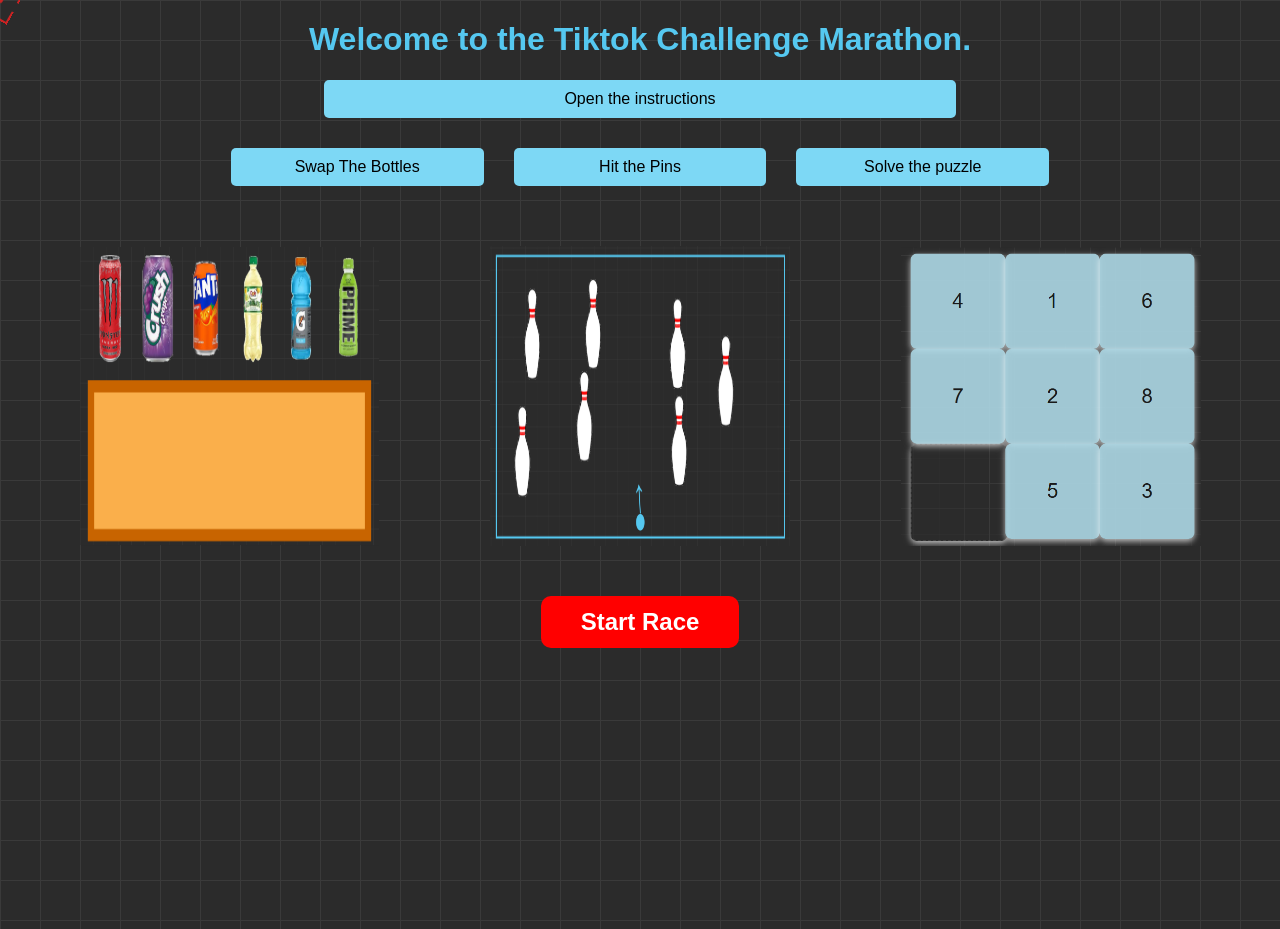
<file: index.html>
<!DOCTYPE html>
<html>




<head>
    <title>Tiktok Challenge Marathon</title>
    <link rel="stylesheet" href="index.css">
    <link rel="stylesheet" href="cursor.css">
</head>




<body>
    <h1> Welcome to the Tiktok Challenge Marathon.</h1>
    <button id="modalBtn">Open the instructions</button>
    <div id="myModal" class="modal">
        <div class="modalContent">
            <h1 id="modalHeader"> Instructions for Tiktok Challenge Marathon.</h1>
            <p id="modalText"> Welcome to the TikTok Challenge Marathon by Ekaagar and Aaryan! <br>
                This is a compilation of several games inspired by TikTok.<br>
                Try to complete the games as fast as possible! </p>
            <p>
                Click on the buttons to learn about the games! Good luck! <br>
            <div id="gameButtons">
                <button id="infoSwap">Swap the Bottles</button>
                <button id="infoAim">Hit the Pins</button>
                <button id="infoPuzzle">Solve the Puzzle</button>
            </div>
            <br>
            </p>




            <button id="closeBtn">Close</button>
        </div>
    </div>
    <div id="gameButtons">
        <button id="swap"> Swap The Bottles </button>
        <button id="hit"> Hit the Pins</button>
        <button id="solve"> Solve the puzzle</button>
    </div>
    <div id="states">
        <img src="SwapState.png" id="swapState">
        <img src="AimState.png" id="aimState">
        <img src="PuzzleState.png" id="puzzleState">
    </div>
    <div class="raceMode">
        <button id="raceModeBtn">Start Race</button>
        <p id="raceCountdown"></p>
    </div>

    <div id="cursor-wrapper">
        <div id="cursor-dot"></div>
        <div id="tl" class="corner"></div>
        <div id="tr" class="corner"></div>
        <div id="br" class="corner"></div>
        <div id="bl" class="corner">
        </div>
    </div>
    <script src="cursor.js"></script>
    <script src="index.js"></script>
</body>




</html>
</file>
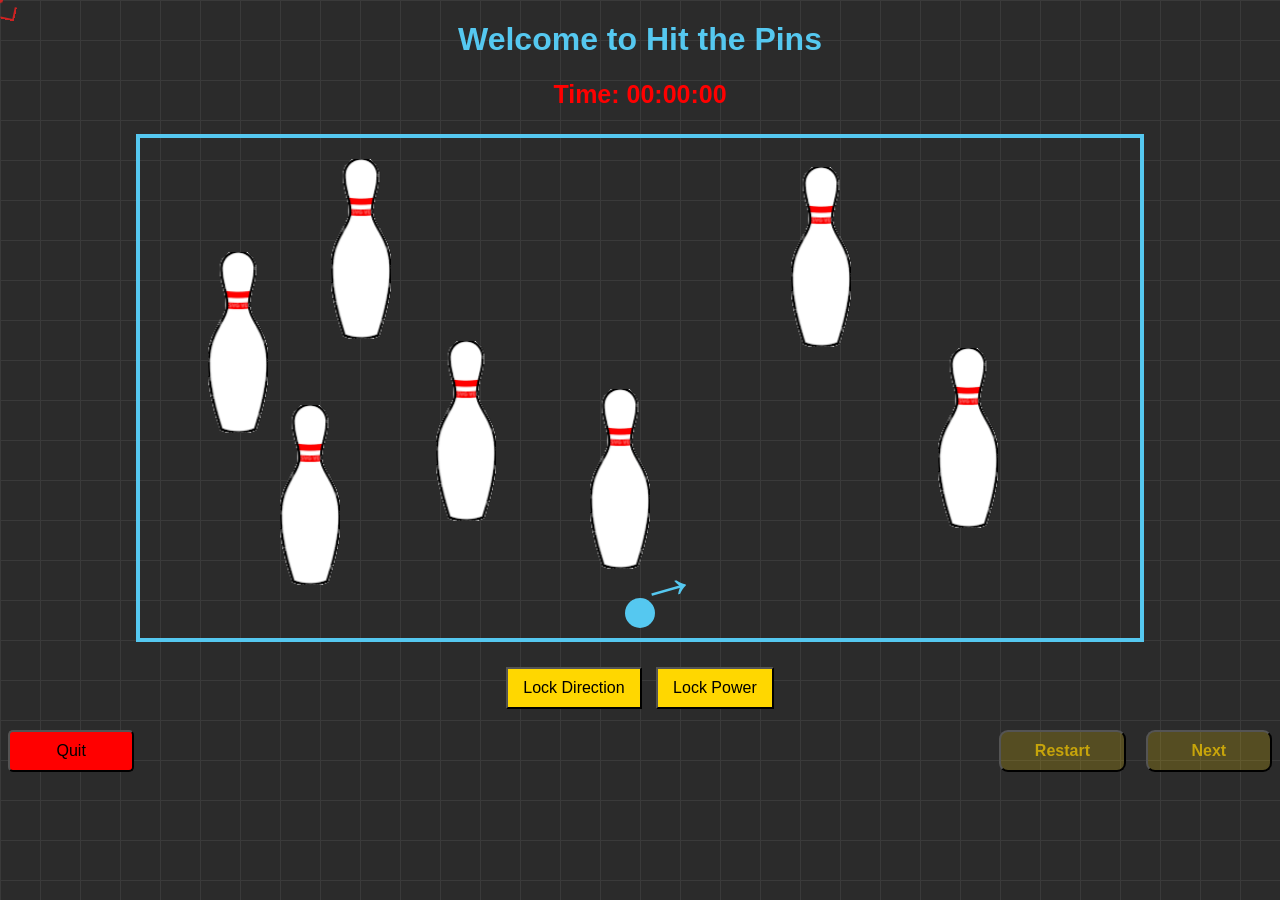
<file: aim.html>
<!DOCTYPE html>
<html>


<head>
    <meta name="viewport" content="width=device-width, initial-scale=1.0">
    <title>Hit the Pins</title>
    <link rel="stylesheet" href="aim.css">
    <link rel="stylesheet" href="cursor.css">
</head>


<body>
    <h1>Welcome to Hit the Pins</h1>


    <p id="timer">Time: 00:00:00</p>


    <div id="winningMessage" style="display:none;">
        <h2>You did it!</h2>
    </div>


    <!-- GAME AREA -->
    <div id="gameArea">


        <!-- Direction Arrow -->
        <div id="aimArrow">↑</div>


        <!-- Ball at bottom -->
        <div id="ball"></div>


        <!-- Pins container (JS will place 4 randomly) -->
        <div id="pinsContainer">
            <div class="hitbox"></div>


        </div>


    </div>





    <!-- CONTROLS -->
    <div id="controls">
        <button id="lockDirection">Lock Direction</button>
        <button id="lockPower">Lock Power</button>
    </div>

    <!-- GAME INFO -->
    <div id="gameInfo">
        <p id="direction"></p>
        <p id="power"></p>
    </div>


    <!-- EXISTING BUTTONS -->
    <button id="nextButton">Next</button>
    <button id="restartButton">Restart</button>
    <button id="quitButton">Quit</button>


    <!-- CURSOR -->
    <div id="cursor-wrapper">
        <div id="cursor-dot"></div>
        <div id="tl" class="corner"></div>
        <div id="tr" class="corner"></div>
        <div id="br" class="corner"></div>
        <div id="bl" class="corner"></div>
    </div>


    <!-- SCRIPTS -->
    <script src="cursor.js"></script>
    <script src="aim.js"></script>
</body>


</html>
</file>
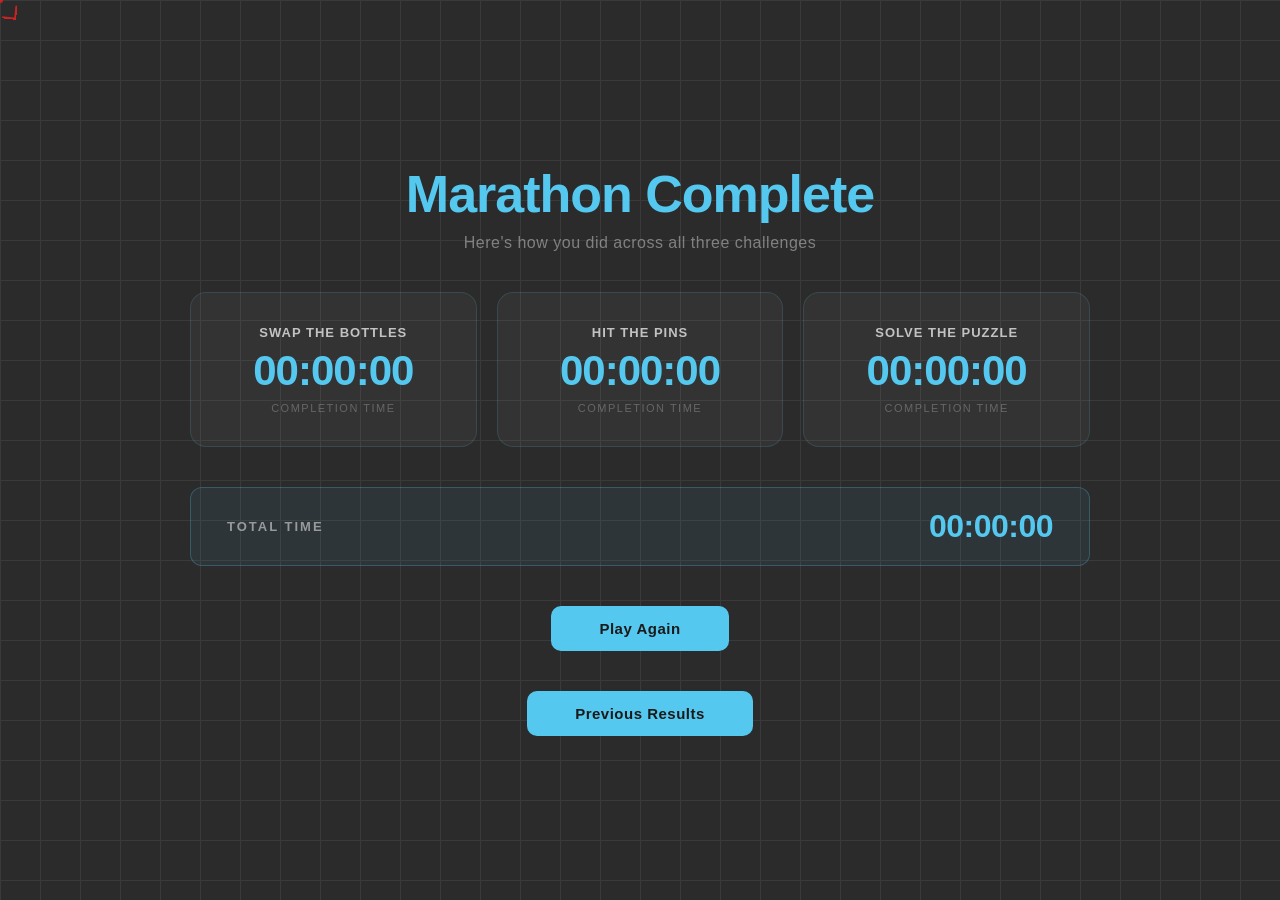
<file: end.html>
<!DOCTYPE html>
<html>

<head>
    <title>Your results.</title>
    <link rel="stylesheet" href="end.css">
    <link rel="stylesheet" href="cursor.css">
</head>

<body>
    <div id="page">
        <header>
            <h1>Marathon Complete</h1>
            <p id="subtitle">Here's how you did across all three challenges</p>
        </header>

        <div id="results">
            <div class="card" id="card-swap">
                <h2 class="card-title">Swap the Bottles</h2>
                <div class="card-time" id="swapTime">00:00:00</div>
                <div class="card-label">completion time</div>
            </div>

            <div class="card" id="card-pins">
                <h2 class="card-title">Hit the Pins</h2>
                <div class="card-time" id="pinsTime">00:00:00</div>
                <div class="card-label">completion time</div>
            </div>

            <div class="card" id="card-puzzle">
                <h2 class="card-title">Solve the Puzzle</h2>
                <div class="card-time" id="puzzleTime">00:00:00</div>
                <div class="card-label">completion time</div>
            </div>
        </div>

        <div id="total-card">
            <span id="total-label">Total Time</span>
            <span id="totalTime">00:00:00</span>
        </div>

        <button id="replay">Play Again</button>
        <button id="pastResults">Previous Results</button>
    </div>
    <div id="cursor-wrapper">
        <div id="cursor-dot"></div>
        <div id="tl" class="corner"></div>
        <div id="tr" class="corner"></div>
        <div id="br" class="corner"></div>
        <div id="bl" class="corner"></div>
    </div>

    <div id="modal-overlay">
        <div id="modal">
            <button id="modal-close">&#x2715;</button>
            <h2 id="modal-title">Previous Results</h2>
            <div id="top3-section">
                <p class="modal-section-label">Top 3</p>
                <div id="top3"></div>
            </div>
            <p class="modal-section-label">All Runs</p>
            <div id="all-results"></div>
            <button id="clear-results">Clear All Results</button>
        </div>
    </div>

    <script src="end.js"></script>
    <script src="cursor.js"></script>
</body>

</html>
</file>
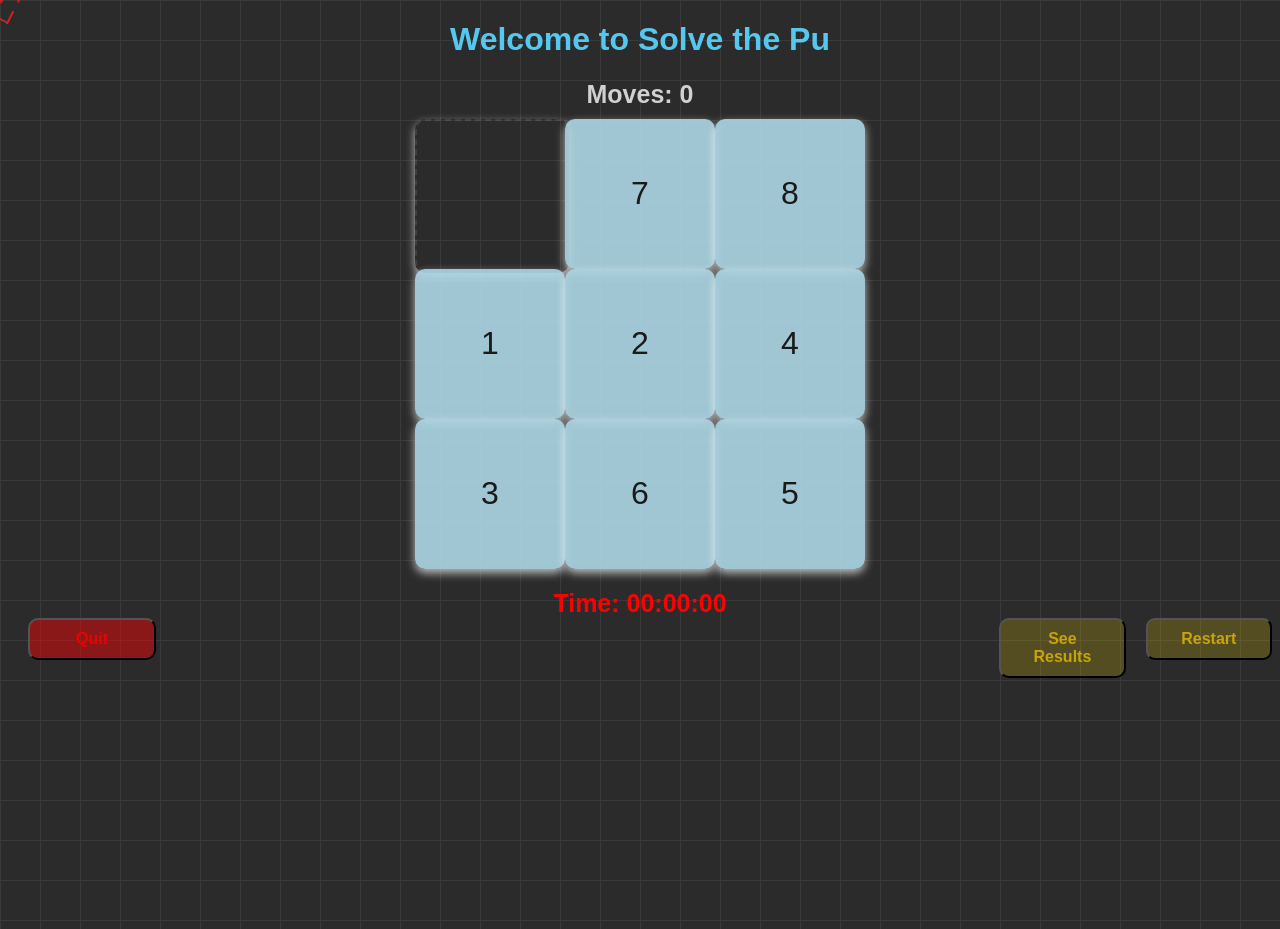
<file: puzzle.html>
<!DOCTYPE html>
<html>

<head>
    <title>Solve the Puzzle</title>
    <link rel="stylesheet" href="cursor.css">
    <link rel="stylesheet" href="puzzle.css">
</head>

<body>
    <h1 id="title"></h1>
    <p id="movesCount">Moves: 0</p>
    <div id="grid"></div>
    <p id="timer">Time: 00:00:00</p>
    <div id="winningmessage" style="display:none;">
        <h2> Congrats! You solved it!</h2>
    </div>
    <button id="restartBtn"> Restart</button>
    <button id="skipButton">See Results</button>
    <button id="quitButton">Quit</button>


    <div id="cursor-wrapper">
        <div id="cursor-dot"></div>
        <div id="tl" class="corner"></div>
        <div id="tr" class="corner"></div>
        <div id="br" class="corner"></div>
        <div id="bl" class="corner"></div>
    </div>
    <script src="cursor.js"></script>
    <script src="puzzle.js"></script>
</body>

</html>
</file>
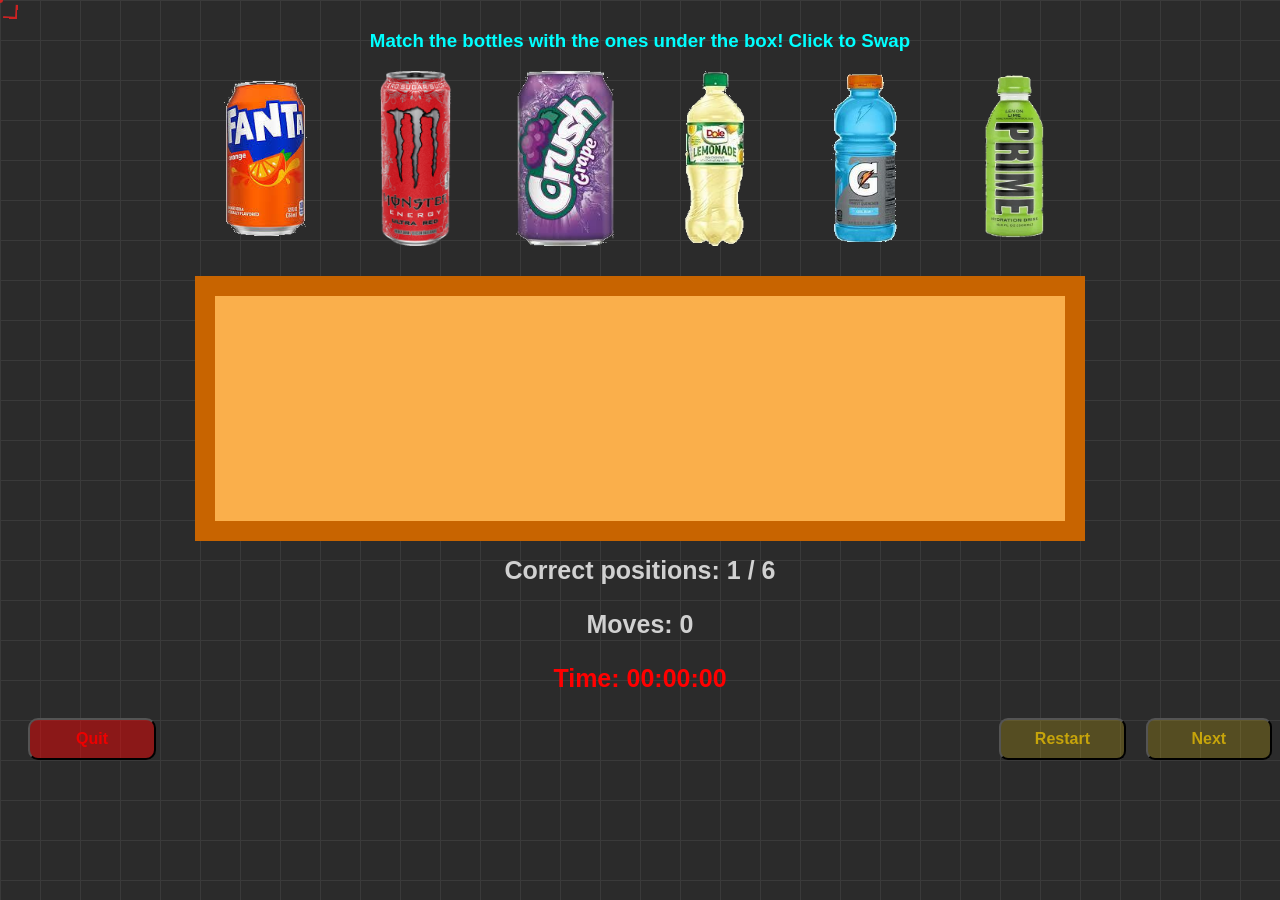
<file: swap.html>
<!DOCTYPE html>
<html>

<head>
  <title>Swap Game</title>
  <link rel="stylesheet" href="swap.css">
  <link rel="stylesheet" href="cursor.css">
</head>

<body>


  <h3>Match the bottles with the ones under the box! Click to Swap</h3>
  <div id="top"></div>


  <div id="bottom"></div>


  <p id="score"></p>
  <p id="moves">Moves: 0</p>
  <p id="timer">Time: 00:00:00</p>
  <div id="winningMessage" style="display:none;">
    <h2>Nice! You matched them all!</h2>
  </div>
  <button id="nextButton">Next</button>
  <button id="restartButton">Restart</button>


  <button id="quitButton">Quit</button>

  <div id="cursor-wrapper">
    <div id="cursor-dot"></div>
    <div id="tl" class="corner"></div>
    <div id="tr" class="corner"></div>
    <div id="br" class="corner"></div>
    <div id="bl" class="corner"></div>
  </div>
  <script src="cursor.js"></script>
  <script src="swap.js"></script>

  <p id="box"></p>

</body>

</html>
</file>
<file: index.css>
body {
   background-color: #2b2b2b;
   background-image:
      linear-gradient(#3a3a3a 1px, transparent 1px),
      linear-gradient(90deg, #3a3a3a 1px, transparent 1px);
   background-size: 40px 40px;
   font-family: 'Inter', sans-serif;
   min-height: 100vh;
}












h1 {
   color: #55C8F0;
   font-weight: 600;
   text-align: center;
}




.modal {
   /*Modal inspiration taken from https://www.w3schools.com/howto/howto_css_modals.asp*/
   display: none;
   position: fixed;
   z-index: 9999;
   left: 0;
   top: 0;
   width: 100%;
   height: 100%;
   overflow: auto;
   background-color: rgba(0, 0, 0, 0.4);
}




.modalContent {
   background-color: #fafafa;
   margin: 15% auto;
   padding: 20px;
   border-radius: 10px;
   width: 80%;
   box-shadow: 0 5px 15px rgba(0, 0, 0, 0.3);
   position: relative;
   background: linear-gradient(to top, rgba(141, 173, 195, 0.4), rgba(34, 69, 109, 0.4));
   animation: fadeUp 0.3s ease both;
}




#modalBtn {
   display: block;
   margin: 20px auto;
   padding: 10px 20px;
   width: 50%;
   background: #7dd8f5;
   border: none;
   border-radius: 5px;
   font-size: 16px;
   transition: transform 0.15s, box-shadow 0.15s;




}




#modalBtn:hover {
   transform: scale(1.08);
   box-shadow: 0 4px 10px rgba(0, 0, 0, 0.2);
}
















.modal p {
   color: white;
   font-family: 'Inter', sans-serif;
   text-align: left;
   font-size: 18px;
   margin-left: 100px;
















}
















#closeBtn {
   display: block;
   margin: 5px;
   background: #ff0008;
   border-radius: 5px;
   font-size: 20px;
   color: white;
   transition: transform 0.15s, box-shadow 0.15s;
}












#closeBtn:hover {
   transform: scale(1.4);
   box-shadow: 0 4px 10px rgba(0, 0, 0, 0.2);
}








#infoSwap,
#infoAim,
#infoPuzzle {
   font-family: Arial, sans-serif;
   font-size: 18px;
   font-weight: bold;
   color: #fff;
   padding: 12px 28px;
   border: none;
   border-radius: 8px;
   cursor: pointer;
   background: linear-gradient(45deg, #FFD700, #FFA500, #FFD700);
   background-size: 200% 200%;
   transition: background-position 0.4s ease, transform 0.2s ease;
   box-shadow: 0 4px 10px rgba(255, 215, 0, 0.4);
   margin-left: 30px;
   margin-right: 30px;








}








#infoSwap:hover,
#infoAim:hover,
#infoPuzzle:hover {
   background-position: right center;
   transform: scale(1.05);
   box-shadow: 0 6px 14px rgba(255, 215, 0, 0.6);
}
















#infoSwap:active,
#infoAim:active,
#infoPuzzle:active {
   transform: scale(0.98);
}
















#modalHeader

/*Customize this a bit more for later */
   {
   text-align: center;
}












#gameButtons {
   display: flex;
   justify-content: center;
   gap: 10px;
   margin: 20px 0;
}
















#swap {
   display: inline-block;
   margin: 10px 10px 10px 10px;
   padding: 10px 20px;
   width: 20%;
   background: #7dd8f5;
   border: none;
   border-radius: 5px;
   font-size: 16px;
   transition: transform 0.15s, box-shadow 0.15s;
}




#swap:hover {
   transform: scale(1.08);
   box-shadow: 0 4px 10px rgba(0, 0, 0, 0.2);
}
















#hit {
   display: inline-block;
   margin: 10px 10px 10px 10px;
   padding: 10px 20px;
   width: 20%;
   background: #7dd8f5;
   border: none;
   border-radius: 5px;
   font-size: 16px;
   transition: transform 0.15s, box-shadow 0.15s;




}




#hit:hover {
   transform: scale(1.08);
   box-shadow: 0 4px 10px rgba(0, 0, 0, 0.2);
}








#solve {
   display: inline-block;
   margin: 10px 10px 10px 10px;
   padding: 10px 20px;
   width: 20%;
   background: #7dd8f5;
   border: none;
   border-radius: 5px;
   font-size: 16px;
   transition: transform 0.15s, box-shadow 0.15s;
}




#solve:hover {
   transform: scale(1.08);
   box-shadow: 0 4px 10px rgba(0, 0, 0, 0.2);
}




#cursor-wrapper {
   position: fixed;
   top: 0;
   left: 0;
   width: 0;
   height: 0;
   pointer-events: none;
   z-index: 99999;
   transform: translate(-50%, -50%);
}
















#cursor-dot {
   position: absolute;
   left: 50%;
   top: 50%;
   width: 6px;
   height: 6px;
   background: #cc2222;
   border-radius: 50%;
   transform: translate(-50%, -50%);
}




.corner {
   position: absolute;
   left: 50%;
   top: 50%;
   width: 12px;
   height: 12px;
   border: 2px solid #cc2222;
   transition: transform 0.3s ease;
}




/* I tried different values, these ones work properly */
#tl {
   border-right: none;
   border-bottom: none;
   transform: translate(-18px, -18px);
}




#tr {
   border-left: none;
   border-bottom: none;
   transform: translate(6px, -18px);
}




#br {
   border-left: none;
   border-top: none;
   transform: translate(6px, 6px);
}




#bl {
   border-right: none;
   border-top: none;
   transform: translate(-18px, 6px);
}




@keyframes fadeUp {
   from {
      opacity: 0;
      transform: translateY(20px);
   }




   to {
      opacity: 1;
      transform: translateY(0);
   }
}








.raceMode {
   text-align: center;
   margin-top: 50px;

}




.raceMode h2 {
   color: #ffffff;
   font-size: 60px;
   background-color: rgb(255, 0, 0);
   width: 50%;
   margin-left: 33%;
   margin-bottom: 10px;
   padding: 10px 20px;
   border-radius: 10px;


}




#raceCountdown {
   position: fixed;
   top: 30%;
   left: 50%;
   transform: translate(-50%, -50%);
   z-index: 99999;
   color: white;
   font-size: 200px;
   font-weight: bold;
   text-shadow: 0 0 40px rgba(255, 0, 0, 0.8);
   pointer-events: none;
}




#raceModeBtn {
   padding: 12px 40px;
   font-size: 24px;
   font-weight: bold;
   color: #ffffff;
   background-color: rgb(255, 0, 0);
   border: none;
   border-radius: 10px;
   cursor: pointer;
   transition: background-color 0.3s;
}




#raceModeBtn:hover {
   background-color: rgb(200, 0, 0);
}




#raceModeBtn:disabled {
   background-color: #888;
   cursor: not-allowed;
}




#states {
   display: flex;
   justify-content: space-evenly;
   align-items: center;
   gap: 40px;
   /* space between images */
   margin-top: 50px;
}


#swapState,
#aimState,
#puzzleState {
   width: 300px;
   height: 300px;
   position: static;
   /* remove fixed/relative/center */
   margin: 0;
   transform: none;
}
</file>
<file: cursor.css>
* {
  cursor: none;   
}

#cursor-wrapper {
    position: fixed;
    top: 0;
    left: 0;
    width: 0;
    height: 0;
    pointer-events: none; 
    z-index: 99999;
    transform: translate(-50%,-50%);
}

#cursor-dot {
    position: absolute;
    left: 50%;
    top: 50%;
    width: 6px;
    height: 6px;
    background: #cc2222;
    border-radius: 50%;
    transform: translate(-50%,-50%);
}

.corner {
  position: absolute;
  left:50%;
  top: 50%;
  width: 12px;
  height: 12px;
  border: 2px solid #cc2222;
  transition: transform 0.2s ease;
}
/* these values work because each corner is 12px long, so having a consistent 6px gap */
#tl { 
  border-right: none;
  border-bottom: none;
  transform: translate(-18px,-18px); 
}
#tr { 
  border-left:  none;
  border-bottom: none;
  transform: translate(6px,-18px); 
}
#br {
  border-left:none;
  border-top:none;
  transform: translate(6px,6px); 
}
#bl {
   border-right: none;
  border-top:none;
  transform: translate(-18px,  6px);
}


.pixels {
    position: absolute;
    width: 10px;
    height: 10px;
    background: rgba(204,34,34,0.67);
    border-radius: 50%;
    pointer-events: none;
    z-index: 9998;
    transform: translate(-50%,-50%);
    animation: pixelFade 0.8s ease forwards;
}

@keyframes pixelFade {
  to {
     opacity: 0;
     transform: translate(-50%,-50%);
  }
}
</file>
<file: aim.css>
/* =========================
   GENERAL STYLES
========================= */
body {
  font-family: Arial, sans-serif;
  text-align: center;
}


/* GAME AREA */
#gameArea {
  position: relative;
  width: 1000px;
  height: 500px;
  margin: 20px auto;
  border: 4px solid #55C8F0;
  overflow: hidden;
}


/* BALL */
#ball {
  position: absolute;
  bottom: 10px;
  left: 50%;
  transform: translateX(-50%);
  width: 30px;
  /* slightly bigger ball */
  height: 30px;
  background: #55C8F0;
  border-radius: 50%;
  z-index: 5;
}


/* PINS */
.pin {
  position: absolute;
  width: 60px;
  /* bigger pins */
  object-fit: contain;
  padding: 20px;
}






/* AIM ARROW */
#aimArrow {
  position: absolute;
  bottom: 40px;
  left: 50%;
  transform-origin: bottom center;
  transform: translateX(-50%) rotate(0deg);
  font-size: 60px;
  /* bigger arrow */
  color: #55C8F0;
  z-index: 10;
}


/* SEMICIRCLE AROUND ARROW */
#arrowSemiCircle {
  position: absolute;
  bottom: 10px;
  left: 50%;
  width: 200px;
  height: 100px;
  transform: translateX(-50%);
  border-top: 4px solid #555;
  border-left: 4px solid transparent;
  border-right: 4px solid transparent;
  border-radius: 100px 100px 0 0;
  /* semicircle */
  pointer-events: none;
  /* ignore mouse events */
  z-index: 1;
  background: green;
}


/* INFO */
#gameInfo {
  margin-top: 10px;
  color: green;
}


/* BUTTONS */
#controls button {
  padding: 10px 15px;
  margin: 5px;
  font-size: 16px;
  background-color: gold;
}






#quitButton {
  background-color: red;
  display: block;
  padding: 10px 20px;
  width: 10%;
  border-radius: 5px;
  font-size: 16px;
  transform: transform 0.15s, box-shadow 0.15s;
  justify-content: center;
}




#quitButton:hover {
  transform: scale(1.08);
  box-shadow: 0 4px 10px rgba(0, 0, 0, 0.2);
}




body {
  background-color: #2b2b2b;




  background-image:
    linear-gradient(#3a3a3a 1px, transparent 1px),
    linear-gradient(90deg, #3a3a3a 1px, transparent 1px);




  background-size: 40px 40px;




  font-family: 'Inter', sans-serif;
}








h1 {
  color: #55C8F0;
  font-weight: bold;
  text-align: center;
}




#timer {
  color: red;
  font-size: 25px;
  text-align: center;
  font-weight: bold;
  margin-top: 20px;
}




#nextButton {
  border-radius: 9px;
  float: right;
  margin-left: 20px;
  display: block;
  padding: 10px 20px;
  width: 10%;
  background-color: rgba(255, 213, 2, 0.2);
  font-size: 16px;
  color: rgba(246, 201, 0, 0.7);
  font-weight: bold;
  transition: transform 0.4s ease, box-shadow 0.15s;
}




#nextButton:hover {
  transform: scale(1.10);
  box-shadow: 0px 4px 10px rgba(230, 248, 29, 0.6);
}




#nextButton:active {
  transform: scale(0.8);
}




#restartButton {
  border-radius: 9px;
  float: right;
  margin-left: 20px;
  display: block;
  padding: 10px 20px;
  width: 10%;
  background-color: rgba(255, 213, 2, 0.2);
  font-size: 16px;
  color: rgba(246, 201, 0, 0.7);
  font-weight: bold;
  transition: transform 0.4s ease, box-shadow 0.15s;
}




#restartButton:hover {
  transform: scale(1.10);
  box-shadow: 0px 4px 10px rgba(230, 248, 29, 0.6);
}




#restartButton:active {
  transform: scale(0.8);
}




#winningMessage {
  text-align: center;
  color: #55C8F0;
}
</file>
<file: end.css>
body {
    position: relative;
    margin: 0;
    padding: 0;
    background-color: #2b2b2b;
    background-image:
        linear-gradient(#3a3a3a 1px, transparent 1px),
        linear-gradient(90deg, #3a3a3a 1px, transparent 1px);
    background-size: 40px 40px;
    font-family: 'Inter', sans-serif;
    min-height: 100vh;
    /* This is the viewport height, it helps manage the size for different browser sizes. It is more dynamic and relative to browser size
    I will implement this for the other page designs also. I learnt this from: https://www.sitepoint.com/css-viewport-units-quick-start/ */
    display: flex;
    align-items: center;
    justify-content: center;
}


#page {
    width: 100%;
    max-width: 900px;
    padding: 60px 40px;
    display: flex;
    flex-direction: column;
    align-items: center;
    gap: 40px;
}


header {
    text-align: center;
}

h1 {
    margin: 0 0 10px 0;
    font-size: 52px;
    font-weight: 700;
    color: #55C8F0;
    letter-spacing: -1px;
    animation: fadeUp 0.6s ease both;
}

#subtitle {
    margin: 0;
    font-size: 16px;
    color: rgba(255, 255, 255, 0.4);
    font-weight: 300;
    letter-spacing: 0.5px;
}


#results {
    display: flex;
    gap: 20px;
    width: 100%;
    justify-content: center;
}

.card {
    flex: 1;
    /* This allows the card to be flexible with respect to the contents around it */
    max-width: 260px;
    background: rgba(255, 255, 255, 0.04);
    border: 1px solid rgba(85, 200, 240, 0.15);
    border-radius: 16px;
    padding: 32px 24px;
    text-align: center;
    display: flex;
    flex-direction: column;
    align-items: center;
    gap: 10px;
    transition: border-color 0.25s, transform 0.25s, box-shadow 0.25s;
    animation: fadeUp 0.6s ease both;
}

#card-swap {
    animation-delay: 0.1s;
}

#card-pins {
    animation-delay: 0.2s;
}

#card-puzzle {
    animation-delay: 0.3s;
}

.card:hover {
    border-color: rgba(85, 200, 240, 0.5);
    transform: scale(1.08);
    box-shadow: 0 12px 30px rgba(85, 200, 240, 0.1);
}

.card-icon {
    font-size: 36px;
    line-height: 1;
}

.card-title {
    margin: 0;
    font-size: 13px;
    font-weight: 600;
    color: rgba(255, 255, 255, 0.7);
    text-transform: uppercase;
    letter-spacing: 1px;
}

.card-time {
    font-size: 42px;
    font-weight: 700;
    color: #55C8F0;
    letter-spacing: -1px;
    line-height: 1;
}

.card-label {
    font-size: 11px;
    color: rgba(255, 255, 255, 0.25);
    text-transform: uppercase;
    letter-spacing: 1.5px;
    font-weight: 400;
}


#total-card {
    display: flex;
    align-items: center;
    justify-content: space-between;
    width: 100%;
    background: rgba(85, 200, 240, 0.07);
    border: 1px solid rgba(85, 200, 240, 0.25);
    border-radius: 12px;
    padding: 20px 36px;
    box-sizing: border-box;
    animation: fadeUp 0.6s 0.4s ease both;
    /*havent made this animation yet */
}

#total-label {
    font-size: 13px;
    font-weight: 600;
    text-transform: uppercase;
    letter-spacing: 2px;
    color: rgba(255, 255, 255, 0.5);
}

#totalTime {
    font-size: 32px;
    font-weight: 700;
    color: #55C8F0;
    letter-spacing: -0.5px;
}


#replay,
#pastResults {
    padding: 14px 48px;
    font-size: 15px;
    font-weight: 600;
    font-family: 'Inter', sans-serif;
    letter-spacing: 0.5px;
    color: #1a1a1a;
    background: #55C8F0;
    border: none;
    border-radius: 10px;
    cursor: pointer;
    transition: transform 0.2s ease, box-shadow 0.2s ease, background 0.2s ease;
    animation: fadeUp 0.6s 0.5s ease backwards;
    /*I havent made this animation yet, but I will probably make something that gives a fadeUp animation as the page loads. */
}

#replay:hover,
#pastResults:hover {
    background: #7dd8f5;
    transform: scale(1.4);
    box-shadow: 0 8px 24px rgba(85, 200, 240, 0.35);
}

#replay:active,
#pastResults:active {
    transform: scale(0.97);
}

/* ── Modal ── */
#modal-overlay {
    display: none;
    position: fixed;
    inset: 0;
    background: rgba(0, 0, 0, 0.65);
    backdrop-filter: blur(4px);
    z-index: 100;
    align-items: center;
    justify-content: center;
}

#modal-overlay.visible {
    display: flex;
}

#modal {
    position: relative;
    background: #1e1e1e;
    border: 1px solid rgba(85, 200, 240, 0.25);
    border-radius: 16px;
    padding: 36px 32px 28px;
    width: 560px;
    max-width: 92vw;
    max-height: 80vh;
    display: flex;
    flex-direction: column;
    gap: 16px;
    animation: fadeUp 0.3s ease both;
}

#modal-title {
    margin: 0;
    font-size: 22px;
    font-weight: 700;
    color: #55C8F0;
    text-align: center;
}

#modal-close {
    position: absolute;
    top: 14px;
    right: 16px;
    background: none;
    border: none;
    color: rgba(255, 255, 255, 0.4);
    font-size: 20px;
    cursor: pointer;
    line-height: 1;
    transition: color 0.2s;
}

#modal-close:hover {
    color: #fff;
}

.modal-section-label {
    margin: 0 0 6px;
    font-size: 10px;
    font-weight: 600;
    letter-spacing: 2px;
    text-transform: uppercase;
    color: rgba(255, 255, 255, 0.3);
}

#top3-section {
    flex-shrink: 0;
}

#all-results {
    overflow-y: auto;
    flex: 1;
    display: flex;
    flex-direction: column;
    gap: 6px;
    padding-right: 4px;
}

.result-row {
    display: flex;
    align-items: center;
    justify-content: space-between;
    background: rgba(255, 255, 255, 0.04);
    border: 1px solid rgba(255, 255, 255, 0.07);
    border-radius: 8px;
    padding: 10px 14px;
    gap: 12px;
    font-size: 13px;
}

.rank-gold {
    border-color: rgba(255, 215, 0, 0.45);
    background: rgba(255, 215, 0, 0.06);
}

.rank-silver {
    border-color: rgba(192, 192, 192, 0.4);
    background: rgba(192, 192, 192, 0.05);
}

.rank-bronze {
    border-color: rgba(205, 127, 50, 0.4);
    background: rgba(205, 127, 50, 0.05);
}

.result-rank {
    font-weight: 700;
    color: #55C8F0;
    min-width: 38px;
}

.result-times {
    flex: 1;
    color: rgba(255, 255, 255, 0.5);
    text-align: center;
    font-size: 12px;
}

.result-total {
    font-weight: 700;
    color: #fff;
}

.no-data {
    color: rgba(255, 255, 255, 0.25);
    font-size: 13px;
    text-align: center;
    margin: 0;
}

#clear-results {
    margin-top: 12px;
    padding: 8px 20px;
    font-size: 13px;
    font-weight: 600;
    font-family: "Inter", sans-serif;
    color: #ff4d4d;
    background: rgba(255, 77, 77, 0.1);
    border: 1px solid rgba(255, 77, 77, 0.3);
    border-radius: 8px;
    cursor: pointer;
    transition: background 0.2s, border-color 0.2s;
    align-self: center;
}

#clear-results:hover {
    background: rgba(255, 77, 77, 0.2);
    border-color: rgba(255, 77, 77, 0.5);
}

/* made @keyframes fadeUp animation */
@keyframes fadeUp {
    from {
        opacity: 0;
        transform: translateY(20px);
    }

    to {
        opacity: 1;
        transform: translateY(0);
    }
}
</file>
<file: puzzle.css>
body {
  background-color: #2b2b2b;
  background-image:
    linear-gradient(#3a3a3a 1px, transparent 1px),
    linear-gradient(90deg, #3a3a3a 1px, transparent 1px);
  background-size: 40px 40px;
  min-height: 100vh;
  font-family: 'Inter', sans-serif;
}

h1 {
  color: #55C8F0;
  font-weight: bold;
  text-align: center;
}

#quitButton {
  background-color: rgba(255, 0, 0, 0.45);
  display: block;
  position: absolute;
  margin-left: 20px;
  padding: 10px 20px;
  width: 10%;
  font-weight: bold;
  color: rgb(237, 0, 0);
  border-radius: 10px;
  font-size: 16px;
  transition: transform 0.3s, box-shadow 0.15s;
}

#quitButton:hover {
  transform: scale(1.08);
  box-shadow: 0 4px 10px rgba(249, 0, 0, 0.8);
}

#skipButton {
  background-color: rgba(255, 213, 2, 0.2);
  display: block;
  border-radius: 10px;
  padding: 10px 20px;
  width: 10%;
  float: right;
  font-size: 16px;
  color: rgba(246, 201, 0, 0.7);
  font-weight: bold;
  transition: transform 0.4s ease, box-shadow 0.15s;
}

#skipButton:hover {
  transform: scale(1.10);
  box-shadow: 0px 4px 10px rgba(230, 248, 29, 0.6);
}


#skipButton:active {
  transform: scale(0.8);
}


#movesCount {
  color: #d1d1d1;
  font-size: 25px;
  text-align: center;
  font-weight: bold;
  margin: 0px;


}

#grid {
  display: grid;
  grid-template-columns: repeat(3, 150px);
  grid-template-rows: repeat(3, 150px);
  margin: 10px auto;
  width: fit-content;
}

.tile {
  width: 150px;
  height: 150px;
  background: rgba(173, 216, 230, 0.9);
  border-radius: 10px;
  box-shadow: 0px 4px 10px rgba(255, 255, 255, 0.7);
  display: flex;
  align-items: center;
  justify-content: center;
  font-size: 32px;
  font-weight: 670px;
  color: #1a1a1a;
  transition: transform 0.15s ease, box-shadow 0.15s ease;
}

.tile:hover {
  transform: scale(1.09);
  box-shadow: 0 6px 20px rgba(85, 200, 240, 0.4);
}

.blank {
  background: transparent;
  border: 2px dashed rgba(255, 255, 255, 0.1);
}

.blank:hover {
  transform: none;
  box-shadow: none;
}

#winningmessage {
  text-align: center;
  color: #55C8F0;
  animation: popIn 0.4s ease;
  margin: 0px;
}

#restartBtn {
  border-radius: 9px;
  float: right;
  margin-left: 20px;
  display: block;
  padding: 10px 20px;
  width: 10%;
  background-color: rgba(255, 213, 2, 0.2);
  font-size: 16px;
  color: rgba(246, 201, 0, 0.7);
  font-weight: bold;
}

#restartBtn:hover {
  transform: scale(1.10);
  box-shadow: 0px 4px 10px rgba(230, 248, 29, 0.6);
}


#restartBtn:active {
  transform: scale(0.8);
}

#timer {
  color: red;
  font-size: 25px;
  text-align: center;
  font-weight: bold;
  margin-top: 20px;
  margin-bottom: 0px;
}
</file>
<file: swap.css>
body {
  background-color: #2b2b2b;




  background-image:
    linear-gradient(#3a3a3a 1px, transparent 1px),
    linear-gradient(90deg, #3a3a3a 1px, transparent 1px);
  background-size: 40px 40px;
  font-family: 'Inter', sans-serif;
  text-align: center;
}




h3 {
  margin-top: 30px;
  color: aqua;
}


#moves {
  color: #d1d1d1;
  font-size: 25px;
  text-align: center;
  font-weight: bold;
}

/* rows */
#top,
#bottom {
  display: flex;
  justify-content: center;
  gap: 10px;
  margin: 15px 0;
}

/* buttons = tiles */
button:not(#quitButton):not(#nextButton):not(#restartButton) {
  width: 140px;
  height: 200px;
  border: none;
  border-radius: 10px;
  color: white;
  font-weight: bold;
  cursor: pointer;
  font-size: 14px;




  /* smooth feel */
  transition: transform 0.15s, box-shadow 0.15s;
}




/* hover effect */
button:not(#quitButton):not(#nextButton):not(#restartButton):hover {
  transform: scale(1.08);
  box-shadow: 0 4px 10px rgba(0, 0, 0, 0.2);
}




/* click effect */
button:not(#quitButton):not(#nextButton):not(#restartButton):active {
  transform: scale(0.95);
}




/* score text */
#score {
  margin-top: 70px;
  font-size: 25px;
  font-weight: bold;
  color: #d1d1d1;
}




#quitButton {
  background-color: rgba(255, 0, 0, 0.45);
  display: block;
  position: absolute;
  margin-left: 20px;
  padding: 10px 20px;
  width: 10%;
  font-weight: bold;
  color: rgb(237, 0, 0);
  border-radius: 10px;
  font-size: 16px;
  transition: transform 0.3s, box-shadow 0.15s;
}


#quitButton:hover {
  transform: scale(1.08);
  box-shadow: 0 4px 10px rgba(249, 0, 0, 0.8);
}


#box {
  position: fixed;
  z-index: 9999;
  top: 260px;
  left: 50%;
  transform: translateX(-50%);

  width: 850px;
  height: 225px;
  background-color: rgb(250, 175, 75);
  border: 20px solid rgb(200, 100, 0);
}






#timer {
  color: red;
  font-size: 25px;
  text-align: center;
  font-weight: bold;
  margin-top: 15px;
}




#nextButton {
  border-radius: 9px;
  float: right;
  height: auto;
  margin-left: 20px;
  display: block;
  padding: 10px 20px;
  width: 10%;
  background-color: rgba(255, 213, 2, 0.2);
  font-size: 16px;
  color: rgba(246, 201, 0, 0.7);
  font-weight: bold;
  transition: transform 0.4s ease, box-shadow 0.15s;
}


#nextButton:hover {
  transform: scale(1.10);
  box-shadow: 0px 4px 10px rgba(230, 248, 29, 0.6);
}


#nextButton:active {
  transform: scale(0.8);
}


#restartButton {
  border-radius: 9px;
  float: right;
  margin-left: 20px;
  display: block;
  padding: 10px 20px;
  width: 10%;
  background-color: rgba(255, 213, 2, 0.2);
  font-size: 16px;
  color: rgba(246, 201, 0, 0.7);
  font-weight: bold;
  transition: transform 0.4s ease, box-shadow 0.15s;
}


#restartButton:hover {
  transform: scale(1.10);
  box-shadow: 0px 4px 10px rgba(230, 248, 29, 0.6);
}


#restartButton:active {
  transform: scale(0.8);
}


#winningMessage {
  text-align: center;
  color: #55C8F0;
}
</file>
